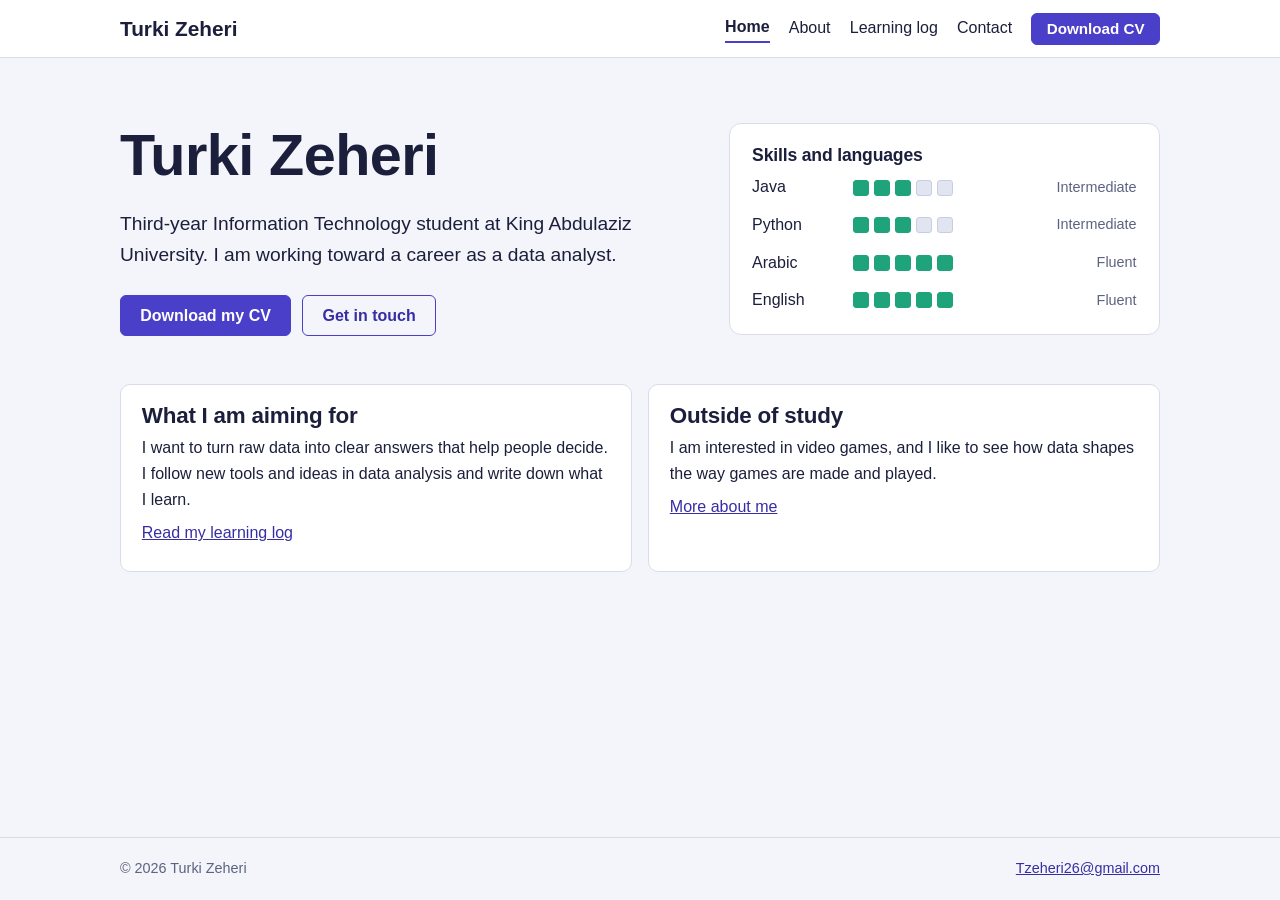
<file: index.html>
<!DOCTYPE html>
<html lang="en">
<head>
<meta charset="utf-8">
<meta name="viewport" content="width=device-width, initial-scale=1">
<meta http-equiv="Content-Security-Policy" content="default-src 'self'; script-src 'self'; style-src 'self' https://fonts.googleapis.com; font-src https://fonts.gstatic.com; img-src 'self' data:; base-uri 'self'; object-src 'none'">
<title>Turki Zeheri | Aspiring data analyst</title>
<meta name="description" content="Turki Zeheri is a third-year IT student at King Abdulaziz University working toward a career as a data analyst. Read his learning log and download his CV.">
<meta property="og:title" content="Turki Zeheri | Aspiring data analyst">
<meta property="og:description" content="Turki Zeheri is a third-year IT student at King Abdulaziz University working toward a career as a data analyst. Read his learning log and download his CV.">
<meta property="og:type" content="website">
<link rel="preconnect" href="https://fonts.googleapis.com">
<link rel="preconnect" href="https://fonts.gstatic.com" crossorigin>
<link href="https://fonts.googleapis.com/css2?family=Bricolage+Grotesque:wght@600;700&family=Public+Sans:wght@400;500;600&display=swap" rel="stylesheet">
<link rel="stylesheet" href="style.css">
<script type="application/ld+json">
{"@context":"https://schema.org","@type":"Person","name":"Turki Zeheri","jobTitle":"Aspiring data analyst","email":"mailto:Tzeheri26@gmail.com","alumniOf":{"@type":"CollegeOrUniversity","name":"King Abdulaziz University"},"knowsLanguage":["Arabic","English"]}
</script>
</head>
<body>
<a class="skip" href="#main">Skip to content</a>
<header class="site-header">
  <div class="wrap bar">
    <a class="brand" href="index.html">Turki Zeheri</a>
    <nav aria-label="Main">
        <a href="index.html" aria-current="page">Home</a>
        <a href="about.html">About</a>
        <a href="notes.html">Learning log</a>
        <a href="contact.html">Contact</a>
        <a class="btn small" href="Turki-Zeheri-CV.pdf" download>Download CV</a>
    </nav>
  </div>
</header>
<main id="main" class="wrap">
<section class="hero">
  <div>
    <h1>Turki Zeheri</h1>
    <p class="lead">Third-year Information Technology student at King Abdulaziz University. I am working toward a career as a data analyst.</p>
    <div class="btn-row">
      <a class="btn" href="Turki-Zeheri-CV.pdf" download>Download my CV</a>
      <a class="btn ghost" href="contact.html">Get in touch</a>
    </div>
  </div>
  <aside class="skillbox" aria-label="Skills and languages">
    <h2>Skills and languages</h2>
    <ul>
      <li><span>Java</span><span class="pips" role="img" aria-label="Intermediate, 3 out of 5"><i class="on"></i><i class="on"></i><i class="on"></i><i class=""></i><i class=""></i></span><em>Intermediate</em></li>
      <li><span>Python</span><span class="pips" role="img" aria-label="Intermediate, 3 out of 5"><i class="on"></i><i class="on"></i><i class="on"></i><i class=""></i><i class=""></i></span><em>Intermediate</em></li>
      <li><span>Arabic</span><span class="pips" role="img" aria-label="Fluent, 5 out of 5"><i class="on"></i><i class="on"></i><i class="on"></i><i class="on"></i><i class="on"></i></span><em>Fluent</em></li>
      <li><span>English</span><span class="pips" role="img" aria-label="Fluent, 5 out of 5"><i class="on"></i><i class="on"></i><i class="on"></i><i class="on"></i><i class="on"></i></span><em>Fluent</em></li>
    </ul>
  </aside>
</section>

<section class="two">
  <div class="card">
    <h2>What I am aiming for</h2>
    <p>I want to turn raw data into clear answers that help people decide. I follow new tools and ideas in data analysis and write down what I learn.</p>
    <p><a href="notes.html">Read my learning log</a></p>
  </div>
  <div class="card">
    <h2>Outside of study</h2>
    <p>I am interested in video games, and I like to see how data shapes the way games are made and played.</p>
    <p><a href="about.html">More about me</a></p>
  </div>
</section>
</main>
<footer class="site-footer">
  <div class="wrap foot">
    <span>&copy; 2026 Turki Zeheri</span>
    <a href="mailto:Tzeheri26@gmail.com">Tzeheri26@gmail.com</a>
  </div>
</footer>
</body>
</html>
</file>
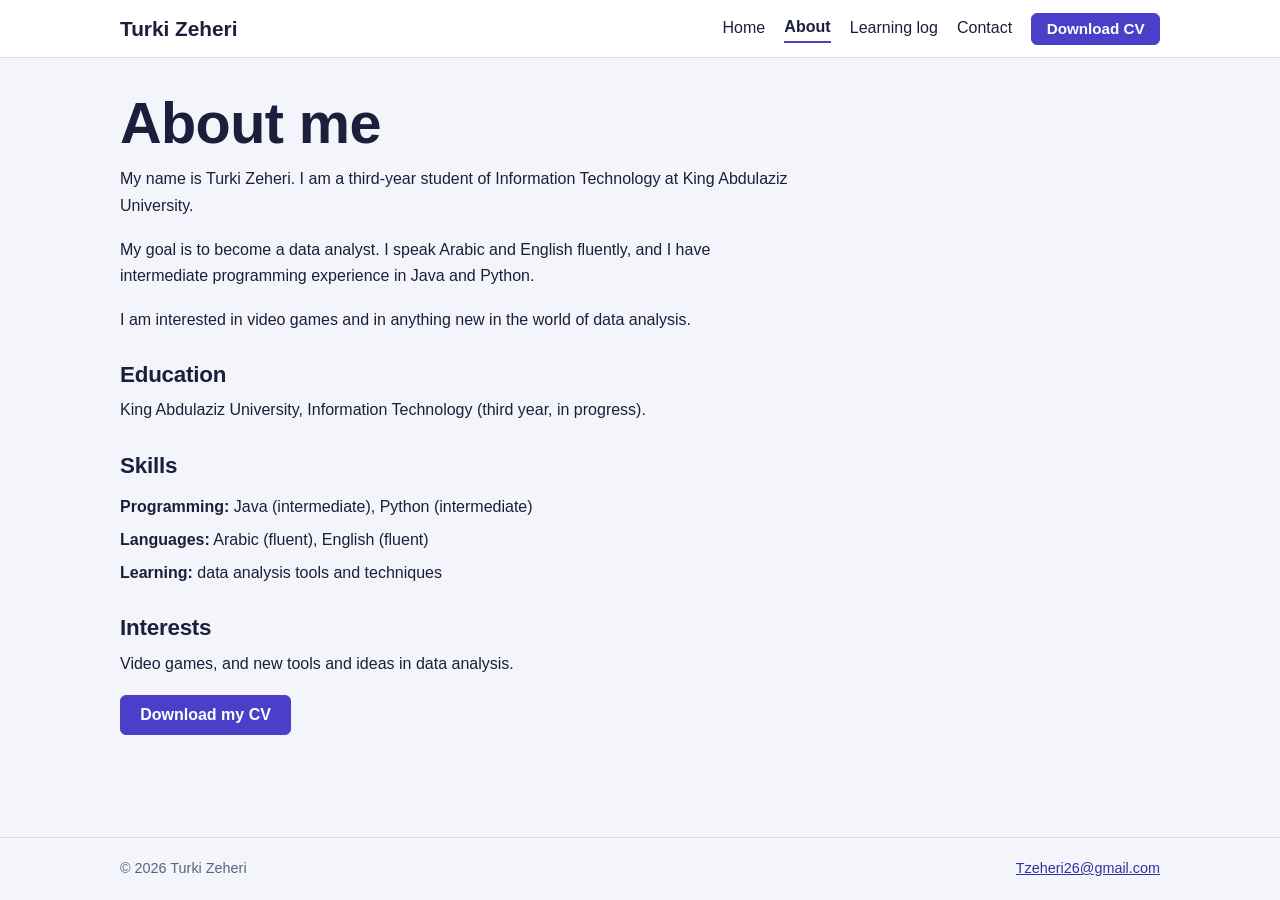
<file: about.html>
<!DOCTYPE html>
<html lang="en">
<head>
<meta charset="utf-8">
<meta name="viewport" content="width=device-width, initial-scale=1">
<meta http-equiv="Content-Security-Policy" content="default-src 'self'; script-src 'self'; style-src 'self' https://fonts.googleapis.com; font-src https://fonts.gstatic.com; img-src 'self' data:; base-uri 'self'; object-src 'none'">
<title>About | Turki Zeheri</title>
<meta name="description" content="About Turki Zeheri: third-year IT student at King Abdulaziz University and aspiring data analyst fluent in Arabic and English.">
<meta property="og:title" content="About | Turki Zeheri">
<meta property="og:description" content="About Turki Zeheri: third-year IT student at King Abdulaziz University and aspiring data analyst fluent in Arabic and English.">
<meta property="og:type" content="website">
<link rel="preconnect" href="https://fonts.googleapis.com">
<link rel="preconnect" href="https://fonts.gstatic.com" crossorigin>
<link href="https://fonts.googleapis.com/css2?family=Bricolage+Grotesque:wght@600;700&family=Public+Sans:wght@400;500;600&display=swap" rel="stylesheet">
<link rel="stylesheet" href="style.css">
</head>
<body>
<a class="skip" href="#main">Skip to content</a>
<header class="site-header">
  <div class="wrap bar">
    <a class="brand" href="index.html">Turki Zeheri</a>
    <nav aria-label="Main">
        <a href="index.html">Home</a>
        <a href="about.html" aria-current="page">About</a>
        <a href="notes.html">Learning log</a>
        <a href="contact.html">Contact</a>
        <a class="btn small" href="Turki-Zeheri-CV.pdf" download>Download CV</a>
    </nav>
  </div>
</header>
<main id="main" class="wrap">
<section class="prose">
  <h1>About me</h1>
  <p>My name is Turki Zeheri. I am a third-year student of Information Technology at King Abdulaziz University.</p>
  <p>My goal is to become a data analyst. I speak Arabic and English fluently, and I have intermediate programming experience in Java and Python.</p>
  <p>I am interested in video games and in anything new in the world of data analysis.</p>
  <h2>Education</h2>
  <p>King Abdulaziz University, Information Technology (third year, in progress).</p>
  <h2>Skills</h2>
  <ul class="plain">
    <li><strong>Programming:</strong> Java (intermediate), Python (intermediate)</li>
    <li><strong>Languages:</strong> Arabic (fluent), English (fluent)</li>
    <li><strong>Learning:</strong> data analysis tools and techniques</li>
  </ul>
  <h2>Interests</h2>
  <p>Video games, and new tools and ideas in data analysis.</p>
  <p><a class="btn" href="Turki-Zeheri-CV.pdf" download>Download my CV</a></p>
</section>
</main>
<footer class="site-footer">
  <div class="wrap foot">
    <span>&copy; 2026 Turki Zeheri</span>
    <a href="mailto:Tzeheri26@gmail.com">Tzeheri26@gmail.com</a>
  </div>
</footer>
</body>
</html>
</file>
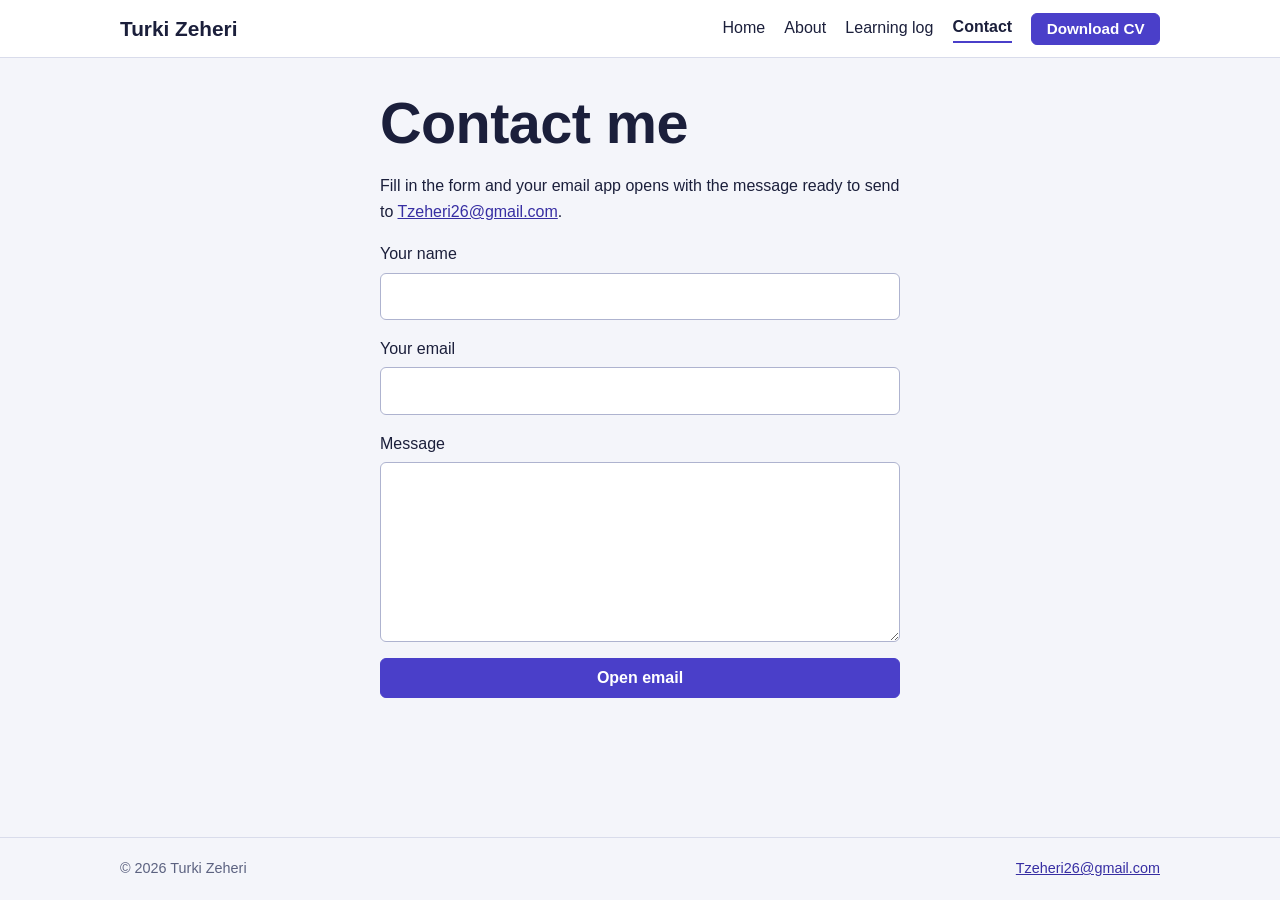
<file: contact.html>
<!DOCTYPE html>
<html lang="en">
<head>
<meta charset="utf-8">
<meta name="viewport" content="width=device-width, initial-scale=1">
<meta http-equiv="Content-Security-Policy" content="default-src 'self'; script-src 'self'; style-src 'self' https://fonts.googleapis.com; font-src https://fonts.gstatic.com; img-src 'self' data:; base-uri 'self'; object-src 'none'">
<title>Contact | Turki Zeheri</title>
<meta name="description" content="Contact Turki Zeheri by email.">
<meta property="og:title" content="Contact | Turki Zeheri">
<meta property="og:description" content="Contact Turki Zeheri by email.">
<meta property="og:type" content="website">
<link rel="preconnect" href="https://fonts.googleapis.com">
<link rel="preconnect" href="https://fonts.gstatic.com" crossorigin>
<link href="https://fonts.googleapis.com/css2?family=Bricolage+Grotesque:wght@600;700&family=Public+Sans:wght@400;500;600&display=swap" rel="stylesheet">
<link rel="stylesheet" href="style.css">
</head>
<body>
<a class="skip" href="#main">Skip to content</a>
<header class="site-header">
  <div class="wrap bar">
    <a class="brand" href="index.html">Turki Zeheri</a>
    <nav aria-label="Main">
        <a href="index.html">Home</a>
        <a href="about.html">About</a>
        <a href="notes.html">Learning log</a>
        <a href="contact.html" aria-current="page">Contact</a>
        <a class="btn small" href="Turki-Zeheri-CV.pdf" download>Download CV</a>
    </nav>
  </div>
</header>
<main id="main" class="wrap">
<section class="narrow">
  <h1>Contact me</h1>
  <p>Fill in the form and your email app opens with the message ready to send to <a href="mailto:Tzeheri26@gmail.com">Tzeheri26@gmail.com</a>.</p>
  <form id="contact-form" class="form" novalidate>
    <label>Your name <input id="c-name" maxlength="80" required autocomplete="name"></label>
    <label>Your email <input id="c-email" type="email" maxlength="120" required autocomplete="email"></label>
    <label>Message <textarea id="c-message" rows="6" maxlength="1000" required></textarea></label>
    <ul id="c-errors" class="errors" role="alert" hidden></ul>
    <button class="btn" type="submit">Open email</button>
  </form>
  <p id="c-done" class="flash success" role="status" hidden>Your email app should open now. If nothing happens, write to Tzeheri26@gmail.com directly.</p>
</section>
</main>
<footer class="site-footer">
  <div class="wrap foot">
    <span>&copy; 2026 Turki Zeheri</span>
    <a href="mailto:Tzeheri26@gmail.com">Tzeheri26@gmail.com</a>
  </div>
</footer>
<script src="contact.js"></script>
</body>
</html>
</file>
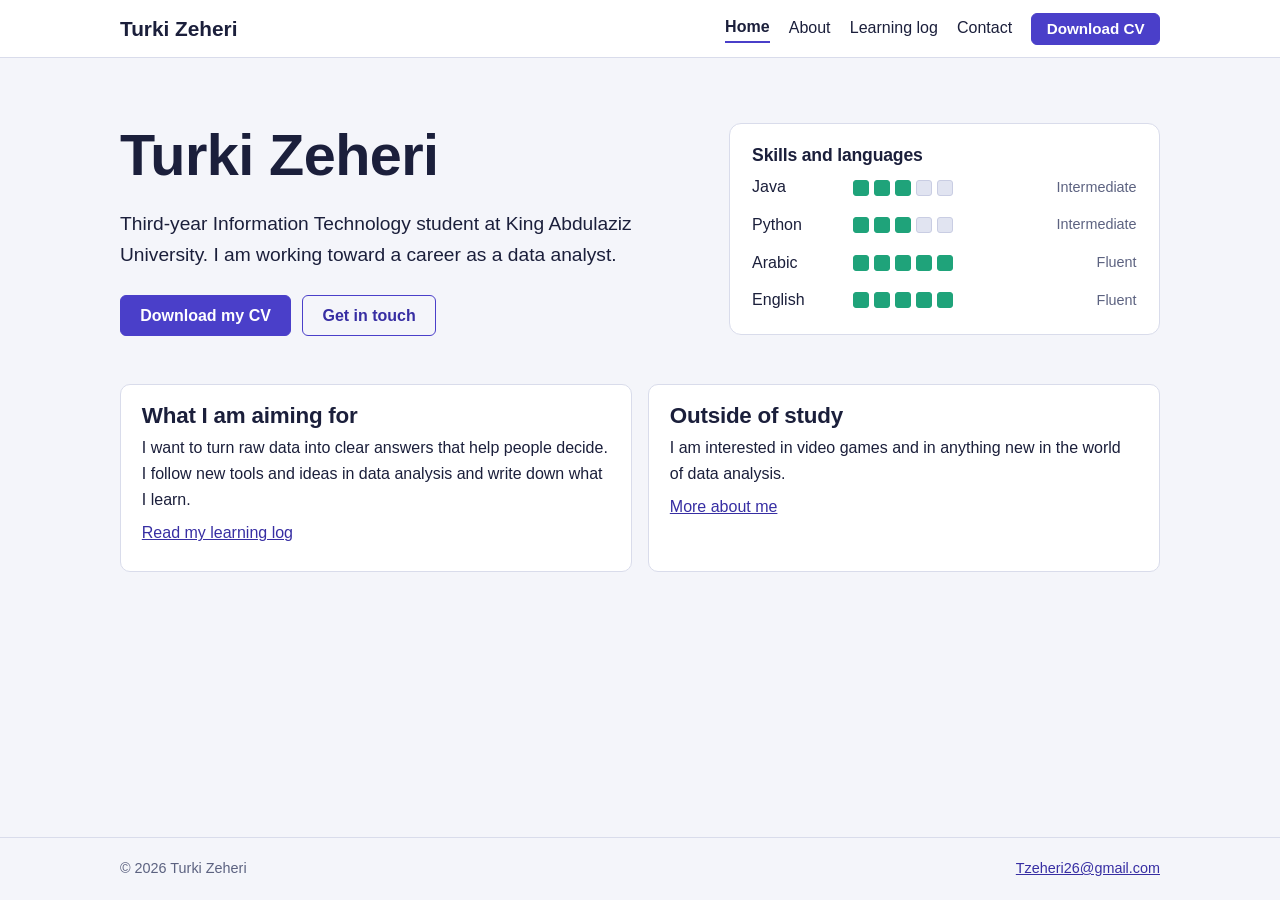
<file: index (1).html>
<!DOCTYPE html>
<html lang="en">
<head>
<meta charset="utf-8">
<meta name="viewport" content="width=device-width, initial-scale=1">
<meta http-equiv="Content-Security-Policy" content="default-src 'self'; script-src 'self'; style-src 'self' https://fonts.googleapis.com; font-src https://fonts.gstatic.com; img-src 'self' data:; base-uri 'self'; object-src 'none'">
<title>Turki Zeheri | Aspiring data analyst</title>
<meta name="description" content="Turki Zeheri is a third-year IT student at King Abdulaziz University working toward a career as a data analyst. Read his learning log and download his CV.">
<meta property="og:title" content="Turki Zeheri | Aspiring data analyst">
<meta property="og:description" content="Turki Zeheri is a third-year IT student at King Abdulaziz University working toward a career as a data analyst. Read his learning log and download his CV.">
<meta property="og:type" content="website">
<link rel="preconnect" href="https://fonts.googleapis.com">
<link rel="preconnect" href="https://fonts.gstatic.com" crossorigin>
<link href="https://fonts.googleapis.com/css2?family=Bricolage+Grotesque:wght@600;700&family=Public+Sans:wght@400;500;600&display=swap" rel="stylesheet">
<link rel="stylesheet" href="style.css">
<script type="application/ld+json">
{"@context":"https://schema.org","@type":"Person","name":"Turki Zeheri","jobTitle":"Aspiring data analyst","email":"mailto:Tzeheri26@gmail.com","alumniOf":{"@type":"CollegeOrUniversity","name":"King Abdulaziz University"},"knowsLanguage":["Arabic","English"]}
</script>
</head>
<body>
<a class="skip" href="#main">Skip to content</a>
<header class="site-header">
  <div class="wrap bar">
    <a class="brand" href="index.html">Turki Zeheri</a>
    <nav aria-label="Main">
        <a href="index.html" aria-current="page">Home</a>
        <a href="about.html">About</a>
        <a href="notes.html">Learning log</a>
        <a href="contact.html">Contact</a>
        <a class="btn small" href="Turki-Zeheri-CV.pdf" download>Download CV</a>
    </nav>
  </div>
</header>
<main id="main" class="wrap">
<section class="hero">
  <div>
    <h1>Turki Zeheri</h1>
    <p class="lead">Third-year Information Technology student at King Abdulaziz University. I am working toward a career as a data analyst.</p>
    <div class="btn-row">
      <a class="btn" href="Turki-Zeheri-CV.pdf" download>Download my CV</a>
      <a class="btn ghost" href="contact.html">Get in touch</a>
    </div>
  </div>
  <aside class="skillbox" aria-label="Skills and languages">
    <h2>Skills and languages</h2>
    <ul>
      <li><span>Java</span><span class="pips" role="img" aria-label="Intermediate, 3 out of 5"><i class="on"></i><i class="on"></i><i class="on"></i><i class=""></i><i class=""></i></span><em>Intermediate</em></li>
      <li><span>Python</span><span class="pips" role="img" aria-label="Intermediate, 3 out of 5"><i class="on"></i><i class="on"></i><i class="on"></i><i class=""></i><i class=""></i></span><em>Intermediate</em></li>
      <li><span>Arabic</span><span class="pips" role="img" aria-label="Fluent, 5 out of 5"><i class="on"></i><i class="on"></i><i class="on"></i><i class="on"></i><i class="on"></i></span><em>Fluent</em></li>
      <li><span>English</span><span class="pips" role="img" aria-label="Fluent, 5 out of 5"><i class="on"></i><i class="on"></i><i class="on"></i><i class="on"></i><i class="on"></i></span><em>Fluent</em></li>
    </ul>
  </aside>
</section>

<section class="two">
  <div class="card">
    <h2>What I am aiming for</h2>
    <p>I want to turn raw data into clear answers that help people decide. I follow new tools and ideas in data analysis and write down what I learn.</p>
    <p><a href="notes.html">Read my learning log</a></p>
  </div>
  <div class="card">
    <h2>Outside of study</h2>
    <p>I am interested in video games and in anything new in the world of data analysis.</p>
    <p><a href="about.html">More about me</a></p>
  </div>
</section>
</main>
<footer class="site-footer">
  <div class="wrap foot">
    <span>&copy; 2026 Turki Zeheri</span>
    <a href="mailto:Tzeheri26@gmail.com">Tzeheri26@gmail.com</a>
  </div>
</footer>
</body>
</html>
</file>
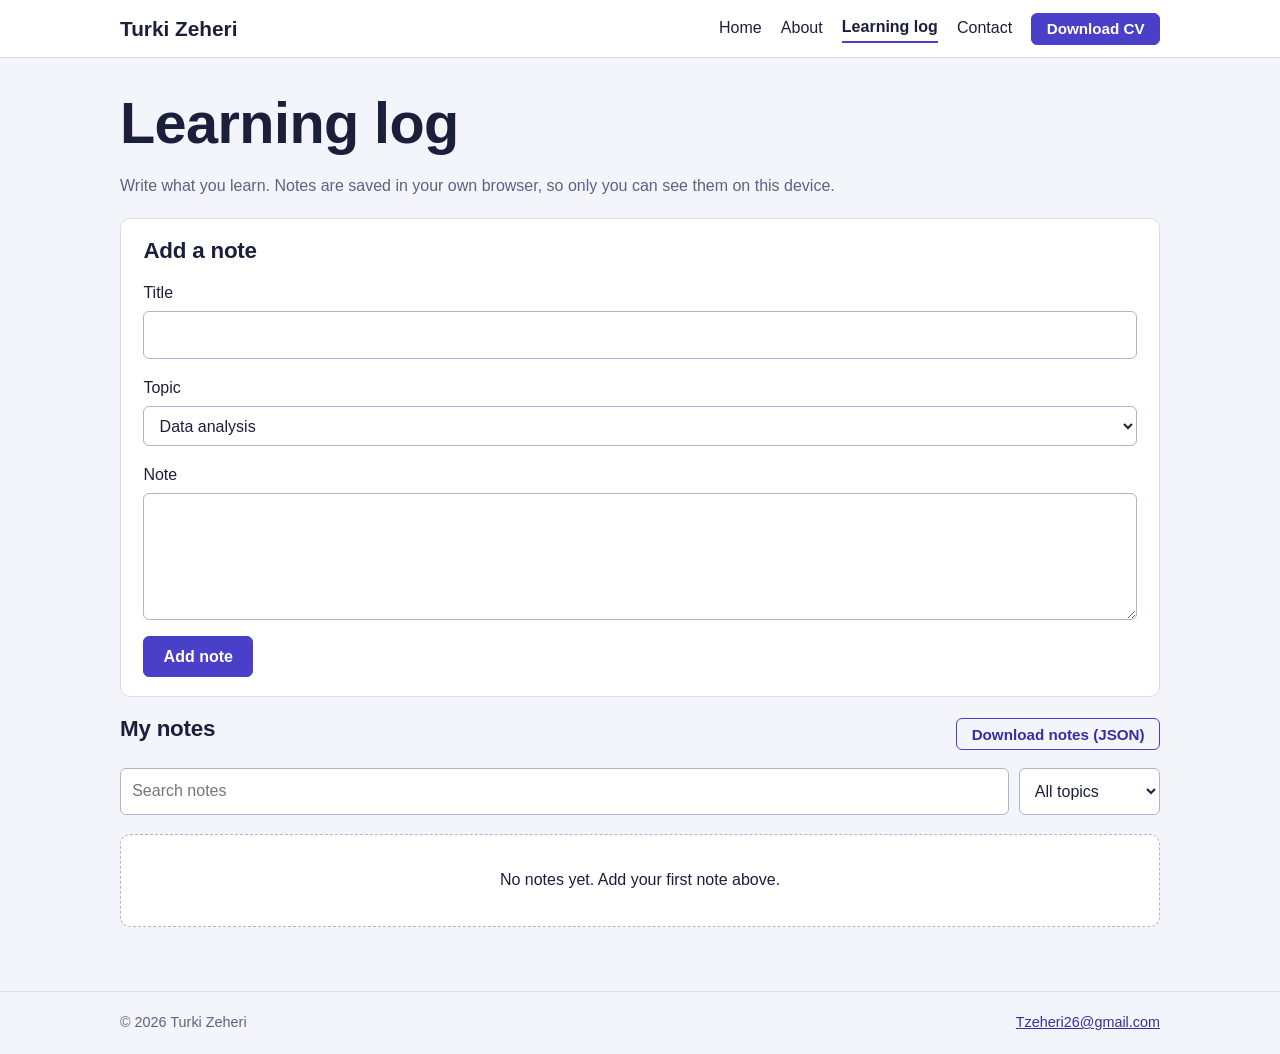
<file: notes.html>
<!DOCTYPE html>
<html lang="en">
<head>
<meta charset="utf-8">
<meta name="viewport" content="width=device-width, initial-scale=1">
<meta http-equiv="Content-Security-Policy" content="default-src 'self'; script-src 'self'; style-src 'self' https://fonts.googleapis.com; font-src https://fonts.gstatic.com; img-src 'self' data:; base-uri 'self'; object-src 'none'">
<title>Learning log | Turki Zeheri</title>
<meta name="description" content="A private learning log: add, edit, search and delete notes about data analysis, programming and games.">
<meta property="og:title" content="Learning log | Turki Zeheri">
<meta property="og:description" content="A private learning log: add, edit, search and delete notes about data analysis, programming and games.">
<meta property="og:type" content="website">
<link rel="preconnect" href="https://fonts.googleapis.com">
<link rel="preconnect" href="https://fonts.gstatic.com" crossorigin>
<link href="https://fonts.googleapis.com/css2?family=Bricolage+Grotesque:wght@600;700&family=Public+Sans:wght@400;500;600&display=swap" rel="stylesheet">
<link rel="stylesheet" href="style.css">
</head>
<body>
<a class="skip" href="#main">Skip to content</a>
<header class="site-header">
  <div class="wrap bar">
    <a class="brand" href="index.html">Turki Zeheri</a>
    <nav aria-label="Main">
        <a href="index.html">Home</a>
        <a href="about.html">About</a>
        <a href="notes.html" aria-current="page">Learning log</a>
        <a href="contact.html">Contact</a>
        <a class="btn small" href="Turki-Zeheri-CV.pdf" download>Download CV</a>
    </nav>
  </div>
</header>
<main id="main" class="wrap">
<h1>Learning log</h1>
<p class="muted">Write what you learn. Notes are saved in your own browser, so only you can see them on this device.</p>

<section class="panel" aria-labelledby="form-title">
  <h2 id="form-title">Add a note</h2>
  <form id="note-form" class="form" novalidate>
    <label>Title <input id="note-title" maxlength="80" required></label>
    <label>Topic
      <select id="note-topic">
        <option>Data analysis</option><option>Programming</option><option>Games</option><option>Other</option>
      </select>
    </label>
    <label>Note <textarea id="note-text" rows="4" maxlength="1000" required></textarea></label>
    <div id="form-msg" class="flash" role="status" hidden></div>
    <div class="btn-row">
      <button class="btn" id="note-submit" type="submit">Add note</button>
      <button class="btn ghost" id="note-cancel" type="button" hidden>Cancel editing</button>
    </div>
  </form>
</section>

<section aria-labelledby="list-title">
  <div class="page-head">
    <h2 id="list-title">My notes <span id="note-count" class="muted"></span></h2>
    <button class="btn ghost small" id="note-download" type="button">Download notes (JSON)</button>
  </div>
  <div class="search" role="search">
    <label class="sr" for="note-search">Search notes</label>
    <input id="note-search" type="search" placeholder="Search notes">
    <label class="sr" for="note-filter">Filter by topic</label>
    <select id="note-filter">
      <option value="">All topics</option><option>Data analysis</option><option>Programming</option><option>Games</option><option>Other</option>
    </select>
  </div>
  <div id="note-list" class="cards"></div>
  <div id="note-empty" class="empty" hidden></div>
</section>
</main>
<footer class="site-footer">
  <div class="wrap foot">
    <span>&copy; 2026 Turki Zeheri</span>
    <a href="mailto:Tzeheri26@gmail.com">Tzeheri26@gmail.com</a>
  </div>
</footer>
<script src="notes.js"></script>
</body>
</html>
</file>
<file: style.css>
:root{
  --bg:#F4F5FA; --card:#FFFFFF; --ink:#1B1F3B; --muted:#5C6280; --line:#D9DCEB;
  --accent:#4A3FC9; --accent-dark:#372EA3; --pip:#1FA37A; --danger:#B42318;
  --head:'Bricolage Grotesque','Segoe UI',sans-serif;
  --body:'Public Sans','Segoe UI',Arial,sans-serif;
}
*{box-sizing:border-box}
body{margin:0;background:var(--bg);color:var(--ink);font:400 1rem/1.65 var(--body);min-height:100vh;display:flex;flex-direction:column}
main{flex:1;padding-block:2rem 4rem}
.wrap{width:min(1040px,100% - 2rem);margin-inline:auto}
h1,h2,h3{font-family:var(--head);line-height:1.15;margin:0 0 .6rem;letter-spacing:-.01em}
h1{font-size:clamp(2.1rem,5.5vw,3.6rem)} h2{font-size:1.4rem} h3{font-size:1.15rem}
a{color:var(--accent-dark)} a:hover{color:var(--accent)}
:focus-visible{outline:3px solid var(--accent);outline-offset:2px}
.muted{color:var(--muted)} .sr{position:absolute;left:-9999px}
.skip{position:absolute;left:-9999px;top:0;background:var(--ink);color:#fff;padding:.5rem 1rem;z-index:10}
.skip:focus{left:0}
[hidden]{display:none !important}

.site-header{background:var(--card);border-bottom:1px solid var(--line)}
.bar{display:flex;align-items:center;justify-content:space-between;padding-block:.8rem;gap:1rem;flex-wrap:wrap}
.brand{font:700 1.3rem var(--head);color:var(--ink);text-decoration:none}
nav{display:flex;align-items:center;gap:1.2rem;flex-wrap:wrap}
nav a{text-decoration:none;color:var(--ink)} nav a:hover{color:var(--accent)}
nav a[aria-current="page"]{font-weight:600;border-bottom:2px solid var(--accent)}
nav a.btn{color:#fff;border-bottom:1px solid var(--accent)}
.site-footer{border-top:1px solid var(--line);padding-block:1.2rem;color:var(--muted);font-size:.9rem}
.foot{display:flex;justify-content:space-between;gap:1rem;flex-wrap:wrap}

.btn{display:inline-block;background:var(--accent);color:#fff;border:1px solid var(--accent);padding:.65rem 1.2rem;border-radius:6px;font:600 1rem var(--body);text-decoration:none;cursor:pointer}
.btn:hover{background:var(--accent-dark);border-color:var(--accent-dark);color:#fff}
.btn.small{padding:.4rem .9rem;font-size:.95rem}
.btn.ghost{background:transparent;color:var(--accent-dark)} .btn.ghost:hover{background:#E8E6FA;color:var(--accent-dark)}
.btn-row{display:flex;gap:.7rem;flex-wrap:wrap;align-items:center}
button.link{background:none;border:0;padding:0;font:inherit;color:var(--accent-dark);cursor:pointer;text-decoration:underline}
button.link.danger{color:var(--danger)}

.flash{padding:.75rem 1rem;border-radius:6px;margin-bottom:1rem;border:1px solid}
.flash.error{background:#FDECEA;border-color:#F3B8B2;color:#7A1A12}
.flash.success{background:#E7F5EC;border-color:#A8D7B8;color:#14532D}
.errors{margin:0;padding:.75rem 1rem .75rem 2rem;background:#FDECEA;border:1px solid #F3B8B2;border-radius:6px;color:#7A1A12}

.narrow{max-width:520px;margin-inline:auto}
.form{display:grid;gap:1rem;margin-block:1rem}
.form label{display:grid;gap:.3rem;font-weight:500}
input,textarea,select{font:inherit;padding:.6rem .7rem;border:1px solid #AEB3CF;border-radius:6px;background:#fff;color:var(--ink);width:100%}

.hero{display:grid;grid-template-columns:1.3fr 1fr;gap:3rem;align-items:center;padding-block:2rem 3rem}
.lead{font-size:1.2rem;max-width:34rem;margin-bottom:1.5rem}
.skillbox{background:var(--card);border:1px solid var(--line);border-radius:12px;padding:1.3rem 1.4rem}
.skillbox h2{font-size:1.1rem}
.skillbox ul{list-style:none;padding:0;margin:0;display:grid;gap:.7rem}
.skillbox li{display:grid;grid-template-columns:5.5rem auto 1fr;gap:.8rem;align-items:center}
.skillbox em{font-style:normal;color:var(--muted);font-size:.9rem;text-align:right}
.pips{display:inline-flex;gap:5px}
.pips i{width:16px;height:16px;border-radius:3px;background:#E1E4F1;border:1px solid #C9CDE3}
.pips i.on{background:var(--pip);border-color:var(--pip)}

.two{display:grid;grid-template-columns:repeat(auto-fit,minmax(280px,1fr));gap:1rem}
.cards{display:grid;grid-template-columns:repeat(auto-fit,minmax(280px,1fr));gap:1rem}
.card{background:var(--card);border:1px solid var(--line);border-radius:10px;padding:1.1rem 1.3rem}
.card h2,.card h3{margin-bottom:.3rem} .card p{margin:.4rem 0}
.panel{background:var(--card);border:1px solid var(--line);border-radius:10px;padding:1.2rem 1.4rem;margin-block:1.2rem}
.panel .form{margin-bottom:0}
.tag{display:inline-block;font-size:.85rem;color:var(--accent-dark);background:#E8E6FA;border-radius:4px;padding:.05rem .5rem}
.note-actions{display:flex;gap:1rem;margin-top:.6rem}
.note-body{white-space:pre-wrap;overflow-wrap:anywhere}
.page-head{display:flex;justify-content:space-between;gap:1rem;align-items:center;flex-wrap:wrap;margin-bottom:1rem}
.search{display:flex;gap:.6rem;margin-bottom:1.2rem;flex-wrap:wrap}
.search input{flex:1 1 240px;width:auto} .search select{width:auto}
.empty{background:var(--card);border:1px dashed #AEB3CF;border-radius:10px;padding:2rem;text-align:center}
.prose{max-width:42rem} .prose p{margin:0 0 1.1rem} .prose h2{margin-top:1.8rem}
.plain{list-style:none;padding:0;display:grid;gap:.4rem}

@media (max-width:800px){.hero{grid-template-columns:1fr;gap:1.5rem}}
</file>
